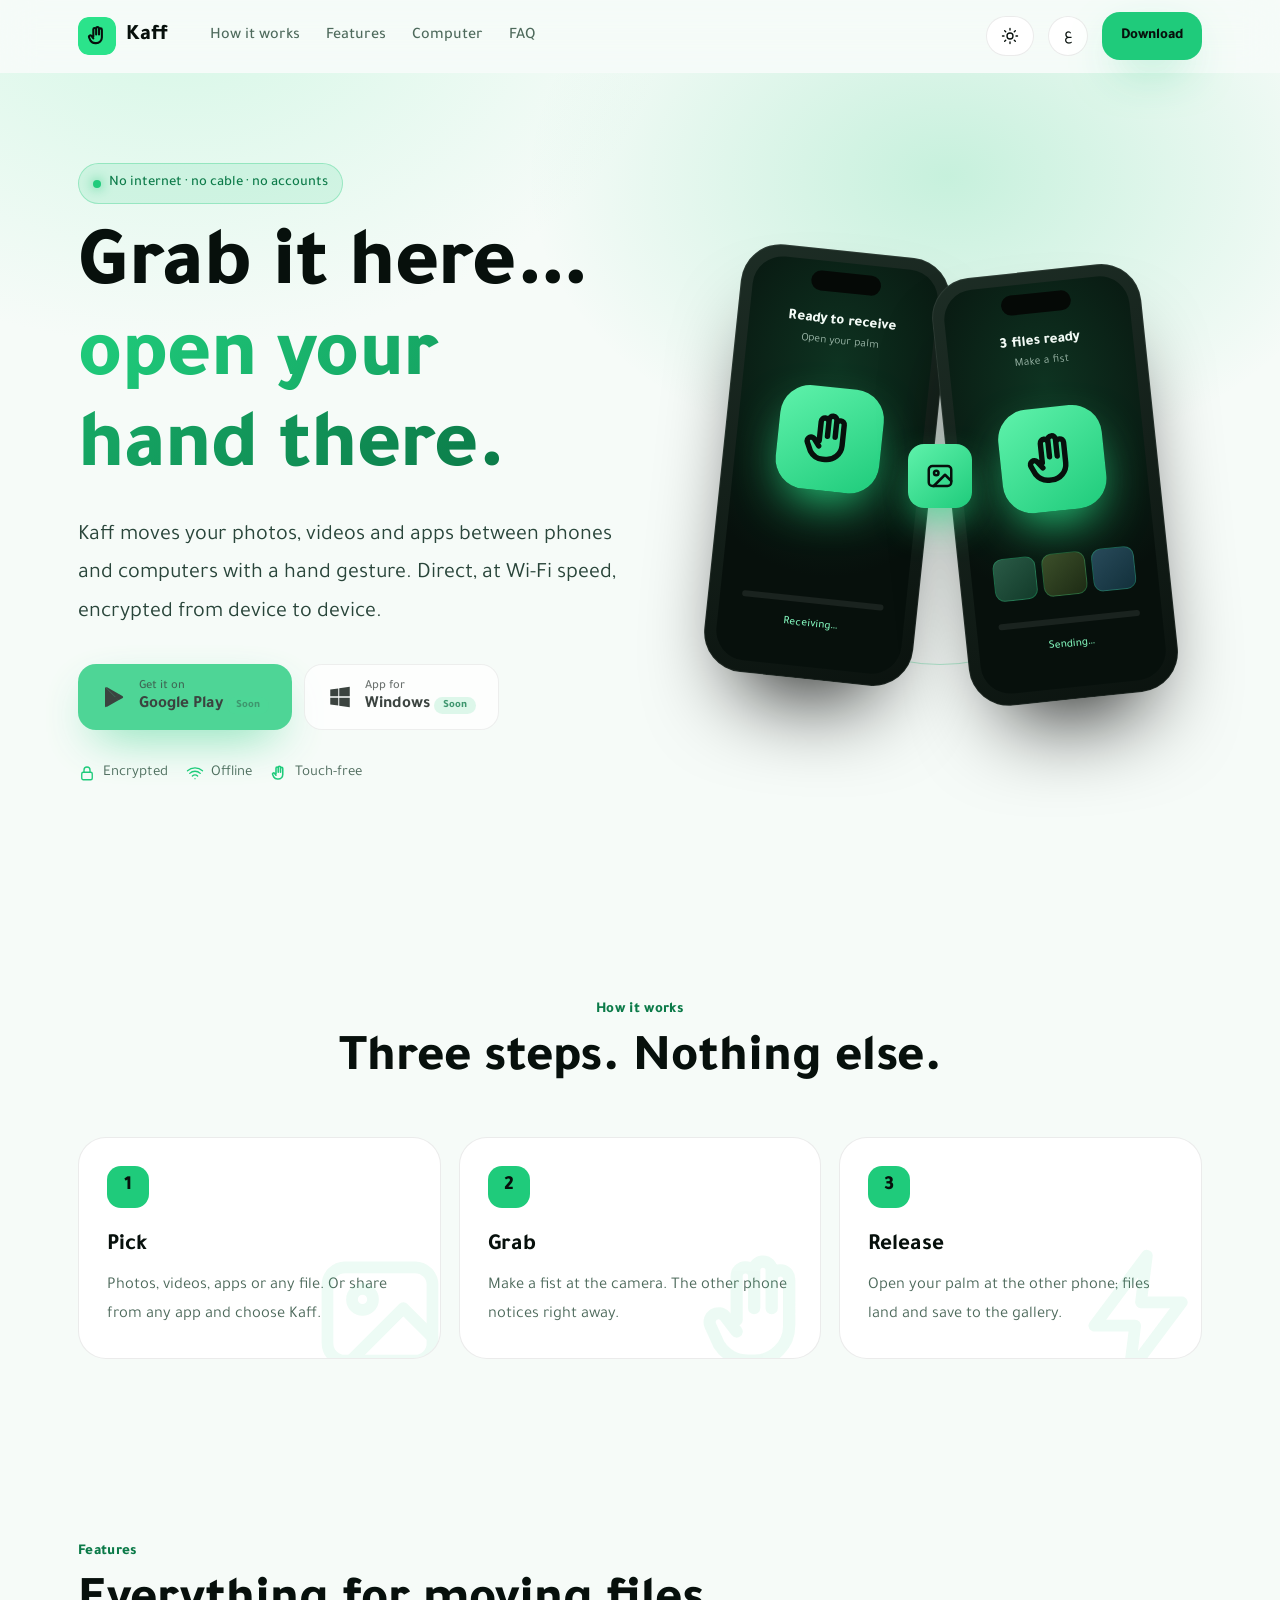
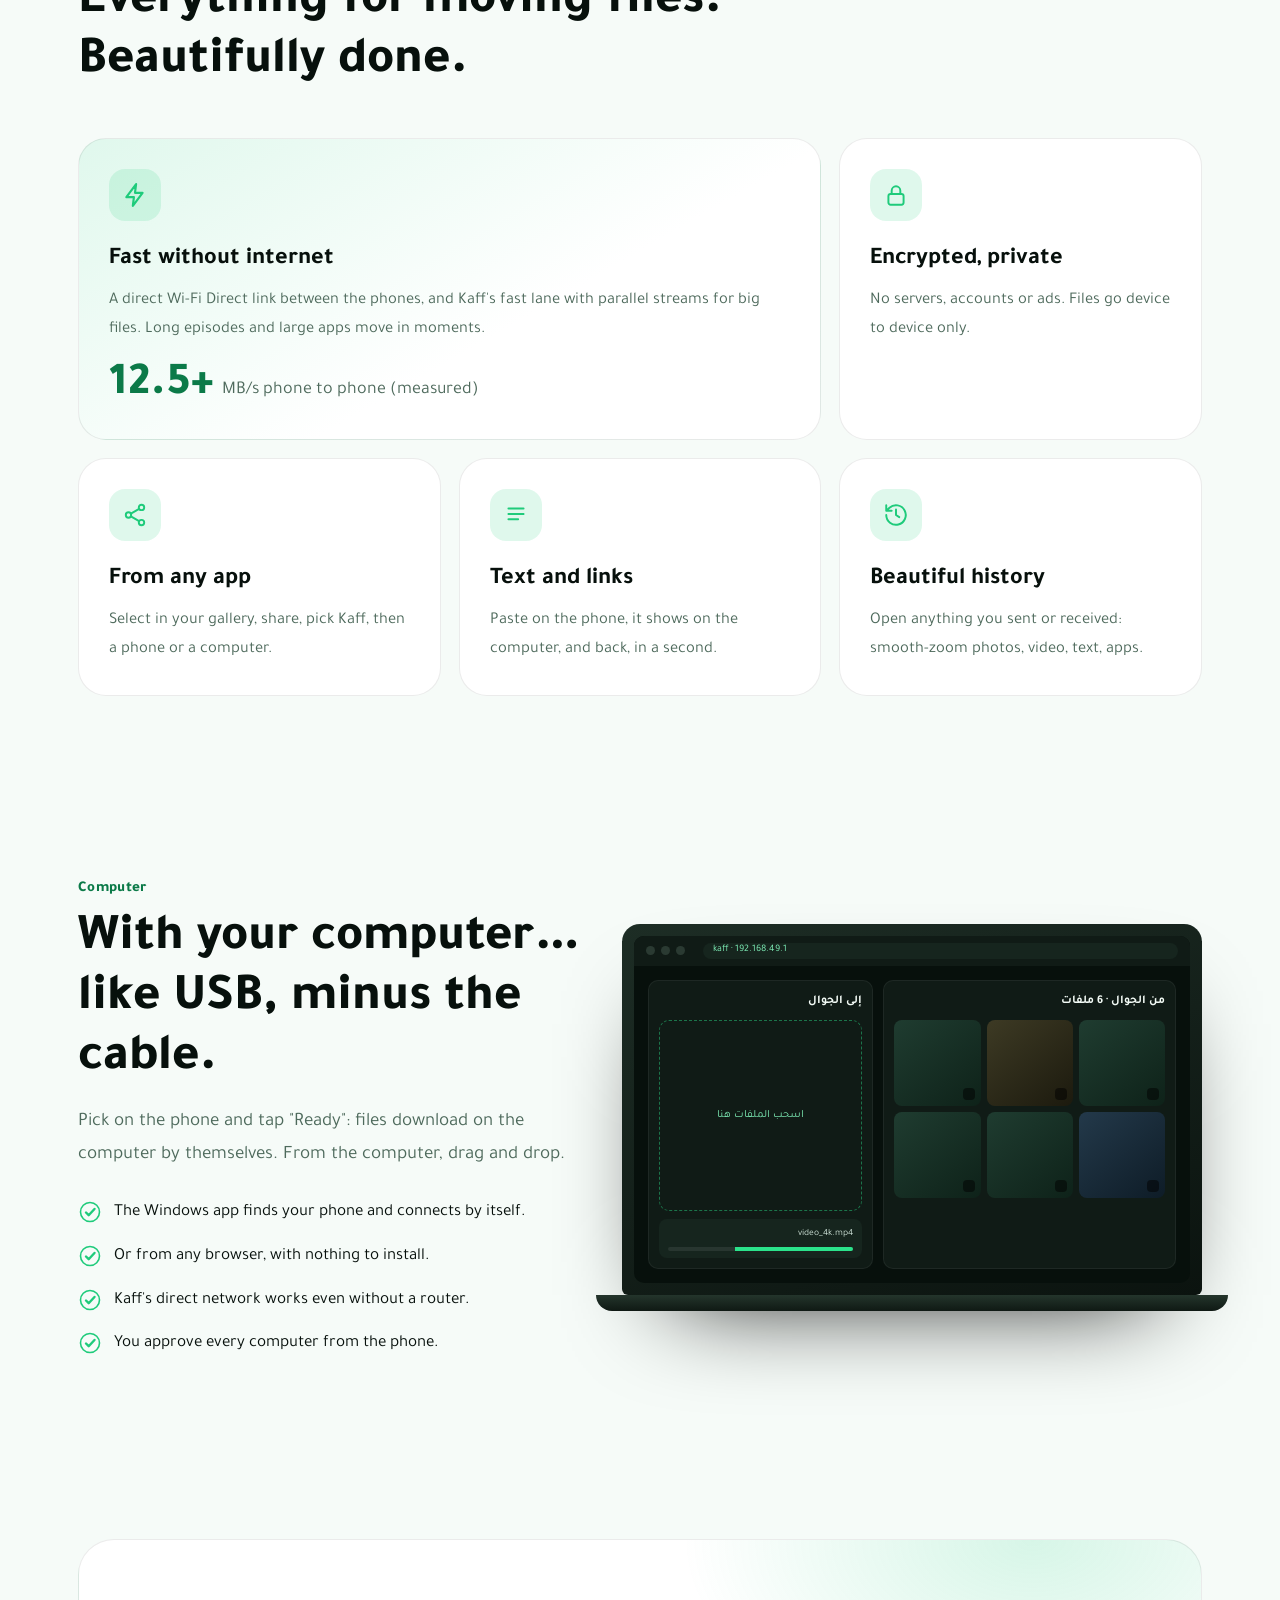
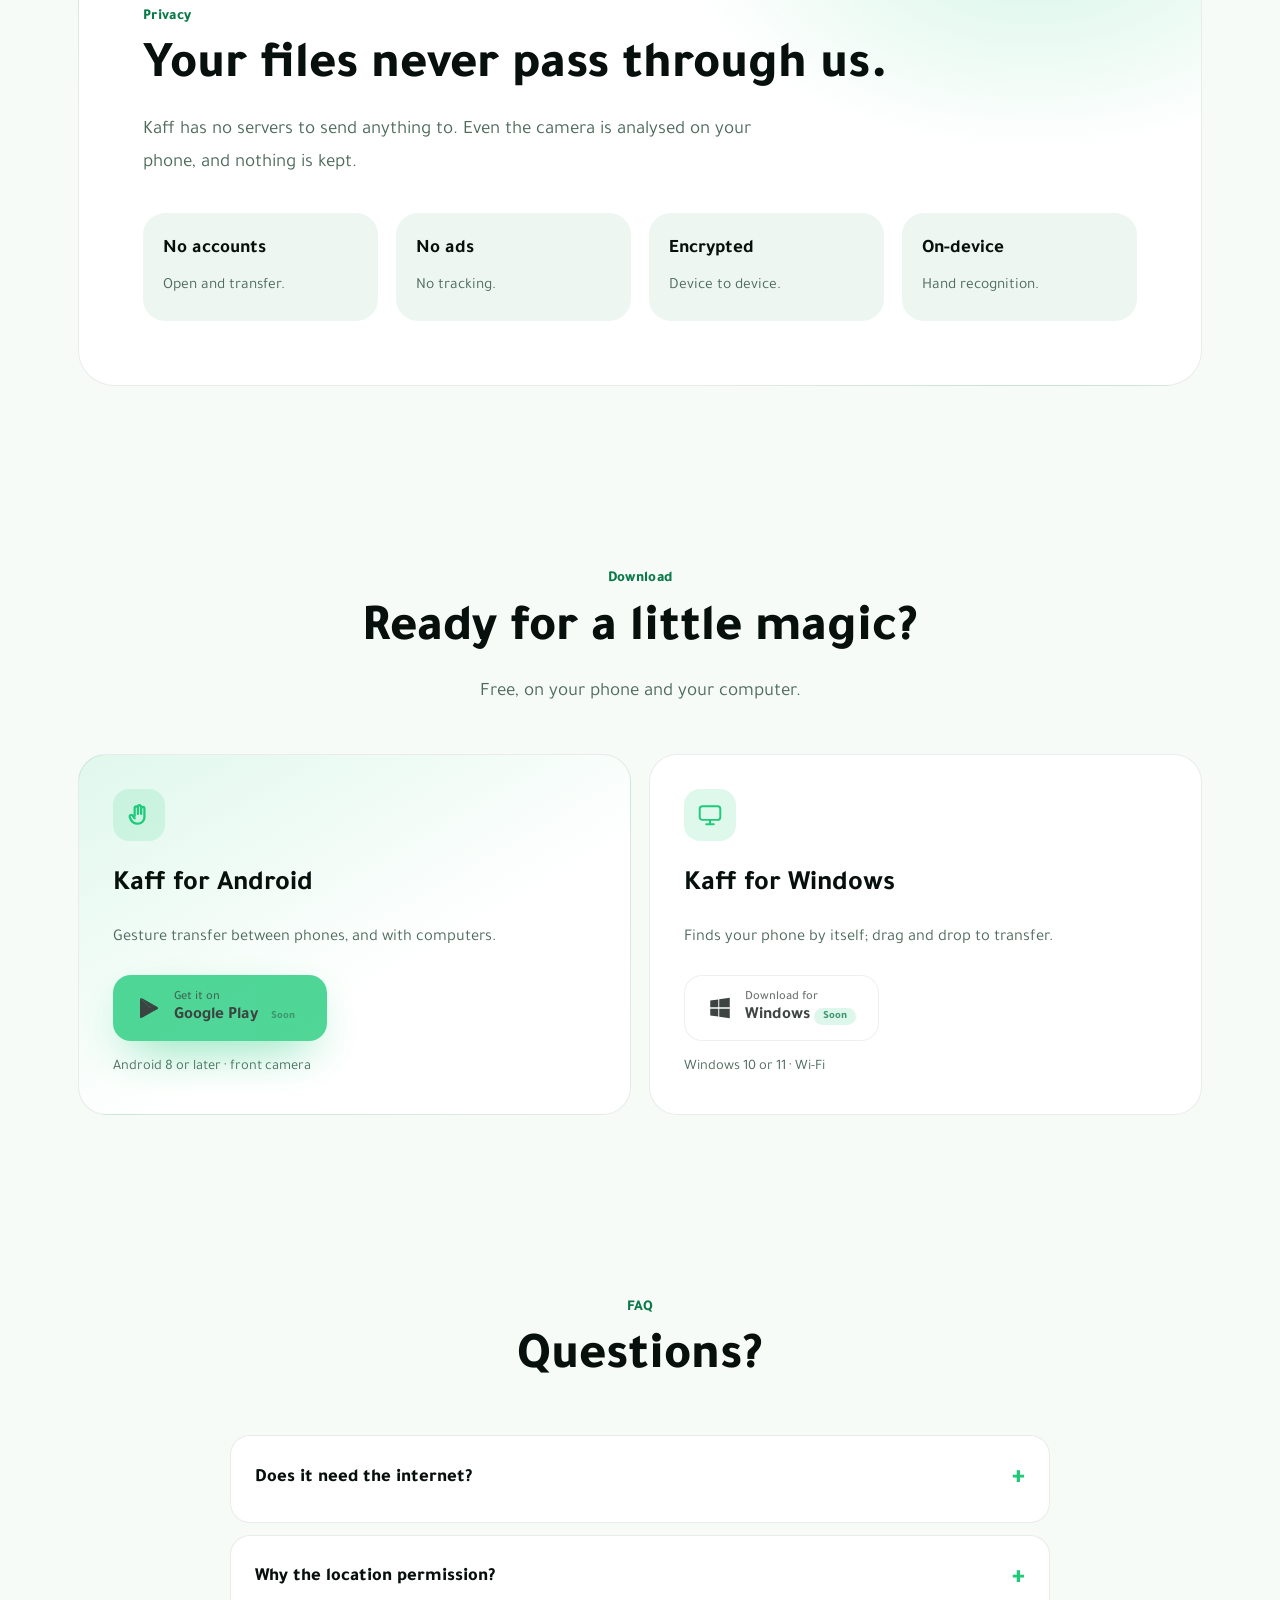
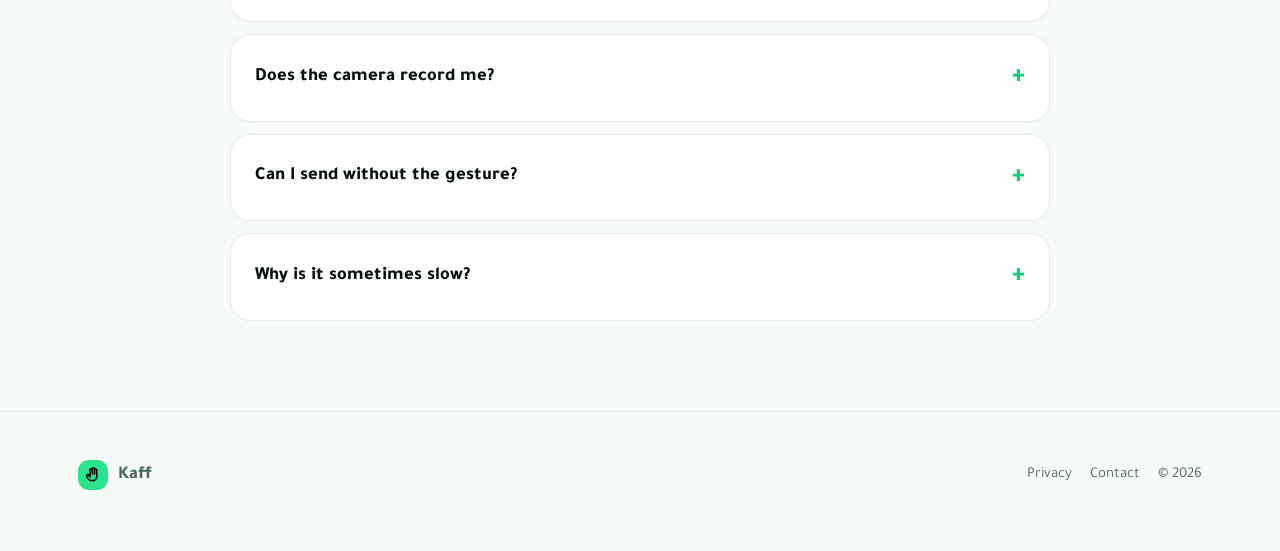
<file: website/index.html>
<!doctype html>
<html lang="ar" dir="rtl" data-lang="ar">
<head>
<meta charset="utf-8">
<meta name="viewport" content="width=device-width, initial-scale=1">
<title>كفّ · انقل ملفاتك بحركة يدك</title>
<meta name="description" content="كفّ: اقبض كفّك هنا وافتحها هناك. نقل الصور والفيديو والتطبيقات بين الجوالات والكمبيوتر، بسرعة وبدون إنترنت، ومشفّر.">
<meta name="theme-color" content="#07100C">
<meta property="og:title" content="كفّ · انقل ملفاتك بحركة يدك">
<meta property="og:description" content="نقل الملفات بين الجوالات والكمبيوتر بحركة اليد، بدون إنترنت.">
<meta property="og:image" content="https://kaff.dpdns.org/assets/og.png">
<meta property="og:type" content="website">
<meta property="og:url" content="https://kaff.dpdns.org/">
<link rel="canonical" href="https://kaff.dpdns.org/">
<link rel="icon" href="assets/icon.svg" type="image/svg+xml">
<link rel="preconnect" href="https://fonts.googleapis.com">
<link rel="preconnect" href="https://fonts.gstatic.com" crossorigin>
<link href="https://fonts.googleapis.com/css2?family=Tajawal:wght@400;500;700;800&display=swap" rel="stylesheet">
<link rel="stylesheet" href="assets/site.css">
</head>
<body>
<svg width="0" height="0" style="position:absolute" aria-hidden="true">
  <symbol id="hand" viewBox="0 0 24 24" fill="none" stroke="currentColor" stroke-width="2.1" stroke-linecap="round" stroke-linejoin="round"><path d="M8 13V5.5a1.5 1.5 0 0 1 3 0V11M11 10V4.5a1.5 1.5 0 0 1 3 0V11M14 10V6a1.5 1.5 0 0 1 3 0v8a6 6 0 0 1-6 6h-1a6 6 0 0 1-5-2.7L3.5 14a1.5 1.5 0 0 1 2.5-1.6L8 15"/></symbol>
  <symbol id="bolt" viewBox="0 0 24 24" fill="none" stroke="currentColor" stroke-width="2" stroke-linecap="round" stroke-linejoin="round"><path d="M13 2L4 14h7l-1 8 9-12h-7z"/></symbol>
  <symbol id="desk" viewBox="0 0 24 24" fill="none" stroke="currentColor" stroke-width="1.8" stroke-linecap="round" stroke-linejoin="round"><rect x="2.5" y="4" width="19" height="12.5" rx="2.5"/><path d="M8.5 20.5h7M12 16.5v4"/></symbol>
  <symbol id="lock" viewBox="0 0 24 24" fill="none" stroke="currentColor" stroke-width="1.8" stroke-linecap="round" stroke-linejoin="round"><rect x="5" y="11" width="14" height="10" rx="2"/><path d="M8 11V8a4 4 0 0 1 8 0v3"/></symbol>
  <symbol id="share" viewBox="0 0 24 24" fill="none" stroke="currentColor" stroke-width="1.8" stroke-linecap="round" stroke-linejoin="round"><circle cx="18" cy="5" r="2.5"/><circle cx="6" cy="12" r="2.5"/><circle cx="18" cy="19" r="2.5"/><path d="M8.2 10.8l7.6-4.4M8.2 13.2l7.6 4.4"/></symbol>
  <symbol id="wifi" viewBox="0 0 24 24" fill="none" stroke="currentColor" stroke-width="1.8" stroke-linecap="round" stroke-linejoin="round"><path d="M2 9a15 15 0 0 1 20 0M5 12.5a10 10 0 0 1 14 0M8.5 16a5 5 0 0 1 7 0M12 19.5h0"/></symbol>
  <symbol id="text" viewBox="0 0 24 24" fill="none" stroke="currentColor" stroke-width="1.8" stroke-linecap="round"><path d="M5 6h14M5 11h14M5 16h9"/></symbol>
  <symbol id="hist" viewBox="0 0 24 24" fill="none" stroke="currentColor" stroke-width="1.8" stroke-linecap="round" stroke-linejoin="round"><path d="M3 12a9 9 0 1 0 3-6.7L3 8M3 3v5h5M12 7v5l3 2"/></symbol>
  <symbol id="check" viewBox="0 0 24 24" fill="none" stroke="currentColor" stroke-width="2.4" stroke-linecap="round" stroke-linejoin="round"><circle cx="12" cy="12" r="9.5" stroke-width="1.6"/><path d="M8 12.5l2.7 2.7L16.5 9"/></symbol>
  <symbol id="play" viewBox="0 0 24 24"><path fill="currentColor" d="M4.2 2.6c-.3.3-.5.8-.5 1.4v16c0 .6.2 1.1.5 1.4l.1.1 9-9v-.2l-9-9-.1.3zm12 12.3L13.3 12l2.9-2.9 3.5 2c1 .6 1 1.5 0 2.1l-3.5 1.7zm-.1.1L13.3 12l-8.8 8.8c.3.3.9.4 1.5 0l10.1-5.8m0-6L6 3.2c-.6-.4-1.2-.3-1.5 0l8.8 8.8 2.8-3z"/></symbol>
  <symbol id="win" viewBox="0 0 24 24"><path fill="currentColor" d="M3 5.1l7.4-1v7.2H3V5.1zm8.3-1.2L21 2.5v8.8h-9.7V3.9zM3 12.6h7.4v7.2L3 18.9v-6.3zm8.3 0H21v8.9l-9.7-1.4v-7.5z"/></symbol>
  <symbol id="sun" viewBox="0 0 24 24" fill="none" stroke="currentColor" stroke-width="1.8" stroke-linecap="round"><circle cx="12" cy="12" r="4"/><path d="M12 2v2M12 20v2M4.9 4.9l1.4 1.4M17.7 17.7l1.4 1.4M2 12h2M20 12h2M4.9 19.1l1.4-1.4M17.7 6.3l1.4-1.4"/></symbol>
  <symbol id="file" viewBox="0 0 24 24" fill="none" stroke="currentColor" stroke-width="2" stroke-linecap="round" stroke-linejoin="round"><rect x="3" y="4" width="18" height="16" rx="3"/><circle cx="9" cy="9.5" r="1.8"/><path d="M21 16l-5-5-9 9"/></symbol>
</svg>

<header class="nav" id="nav">
  <div class="wrap">
    <a class="brand" href="#top"><img src="assets/icon.svg" alt=""><span lang="ar">كفّ</span><span lang="en">Kaff</span></a>
    <nav class="links">
      <a href="#how"><span lang="ar">كيف يشتغل</span><span lang="en">How it works</span></a>
      <a href="#features"><span lang="ar">المزايا</span><span lang="en">Features</span></a>
      <a href="#desktop"><span lang="ar">الكمبيوتر</span><span lang="en">Computer</span></a>
      <a href="#faq"><span lang="ar">أسئلة</span><span lang="en">FAQ</span></a>
    </nav>
    <span class="spacer"></span>
    <button class="chip" id="theme" type="button" aria-label="Theme"><svg><use href="#sun"/></svg></button>
    <button class="chip" id="lang" type="button">EN</button>
    <a class="btn primary" href="#download" style="padding:10px 18px;font-size:15px"><span lang="ar">تحميل</span><span lang="en">Download</span></a>
  </div>
</header>

<main id="top">
  <section class="hero">
    <div class="wrap">
      <div>
        <span class="eyebrow"><i></i><span lang="ar">بدون إنترنت · بدون كيبل · بدون حسابات</span><span lang="en">No internet · no cable · no accounts</span></span>
        <h1 class="title">
          <span lang="ar">اقبض كفّك هنا…<br><em>وافتحها هناك.</em></span>
          <span lang="en">Grab it here…<br><em>open your hand there.</em></span>
        </h1>
        <p class="lede">
          <span lang="ar">كفّ ينقل صورك وفيديوهاتك وتطبيقاتك بين الجوالات والكمبيوتر بحركة يد. مباشرة، بسرعة الواي فاي، ومشفّرة من جهاز لجهاز.</span>
          <span lang="en">Kaff moves your photos, videos and apps between phones and computers with a hand gesture. Direct, at Wi-Fi speed, encrypted from device to device.</span>
        </p>
        <div class="cta">
          <a class="btn primary" data-play href="#download"><svg><use href="#play"/></svg><span><small lang="ar">حمّله من</small><small lang="en">Get it on</small><b>Google Play</b></span></a>
          <a class="btn ghost" data-win href="#download"><svg><use href="#win"/></svg><span><small lang="ar">برنامج</small><small lang="en">App for</small><b>Windows</b></span></a>
        </div>
        <div class="trust">
          <span><svg><use href="#lock"/></svg><span lang="ar">مشفّر</span><span lang="en">Encrypted</span></span>
          <span><svg><use href="#wifi"/></svg><span lang="ar">بدون إنترنت</span><span lang="en">Offline</span></span>
          <span><svg><use href="#hand"/></svg><span lang="ar">بدون لمس الشاشة</span><span lang="en">Touch-free</span></span>
        </div>
      </div>
      <div class="stage" aria-hidden="true">
        <div class="ring"></div>
        <div class="phone b"><div class="screen"><span class="notch"></span>
          <div class="scr-title" lang="ar">جاهز تستلم</div><div class="scr-title" lang="en">Ready to receive</div>
          <div class="scr-sub" lang="ar">افتح كفّك</div><div class="scr-sub" lang="en">Open your palm</div>
          <div class="hand-badge"><svg style="color:#07100C"><use href="#hand"/></svg></div>
          <div class="mini-bar"><i></i></div><div class="mini-cap" lang="ar">يستلم…</div><div class="mini-cap" lang="en">Receiving…</div>
        </div></div>
        <div class="flyer"><svg style="color:#07100C"><use href="#file"/></svg></div>
        <div class="phone a"><div class="screen"><span class="notch"></span>
          <div class="scr-title" lang="ar">٣ ملفات جاهزة</div><div class="scr-title" lang="en">3 files ready</div>
          <div class="scr-sub" lang="ar">اقبض كفّك</div><div class="scr-sub" lang="en">Make a fist</div>
          <div class="hand-badge"><svg style="color:#07100C"><use href="#hand"/></svg></div>
          <div class="files"><b></b><b></b><b></b></div>
          <div class="mini-bar"><i></i></div><div class="mini-cap" lang="ar">يرسل…</div><div class="mini-cap" lang="en">Sending…</div>
        </div></div>
      </div>
    </div>
  </section>

  <section id="how">
    <div class="wrap">
      <div class="head center reveal">
        <div class="kicker"><span lang="ar">كيف يشتغل</span><span lang="en">How it works</span></div>
        <h2><span lang="ar">ثلاث خطوات. ولا شي ثاني.</span><span lang="en">Three steps. Nothing else.</span></h2>
      </div>
      <div class="steps">
        <div class="step reveal"><div class="n">1</div>
          <h3><span lang="ar">اختر</span><span lang="en">Pick</span></h3>
          <p><span lang="ar">صور، فيديو، تطبيقات، أو أي ملف. أو شارك من أي تطبيق واختر كفّ.</span><span lang="en">Photos, videos, apps or any file. Or share from any app and choose Kaff.</span></p>
          <svg class="big"><use href="#file"/></svg></div>
        <div class="step reveal"><div class="n">2</div>
          <h3><span lang="ar">اقبض</span><span lang="en">Grab</span></h3>
          <p><span lang="ar">اقبض كفّك أمام الكاميرا. الجوال الثاني يحس فيك على طول.</span><span lang="en">Make a fist at the camera. The other phone notices right away.</span></p>
          <svg class="big"><use href="#hand"/></svg></div>
        <div class="step reveal"><div class="n">3</div>
          <h3><span lang="ar">افتح</span><span lang="en">Release</span></h3>
          <p><span lang="ar">افتح كفّك أمام الجوال الثاني، والملفات توصل وتنحفظ في المعرض.</span><span lang="en">Open your palm at the other phone; files land and save to the gallery.</span></p>
          <svg class="big"><use href="#bolt"/></svg></div>
      </div>
    </div>
  </section>

  <section id="features">
    <div class="wrap">
      <div class="head reveal">
        <div class="kicker"><span lang="ar">المزايا</span><span lang="en">Features</span></div>
        <h2><span lang="ar">كل اللي تحتاجه للنقل.<br>بلمسة فخامة.</span><span lang="en">Everything for moving files.<br>Beautifully done.</span></h2>
      </div>
      <div class="bento">
        <div class="card feature span4 reveal"><div class="ic"><svg><use href="#bolt"/></svg></div>
          <h3><span lang="ar">سريع بدون إنترنت</span><span lang="en">Fast without internet</span></h3>
          <p><span lang="ar">اتصال Wi-Fi Direct مباشر بين الجوالين، ومسار كفّ السريع بقنوات متوازية للملفات الكبيرة. الحلقات الطويلة والتطبيقات الكبيرة تنتقل في وقت قصير.</span><span lang="en">A direct Wi-Fi Direct link between the phones, and Kaff's fast lane with parallel streams for big files. Long episodes and large apps move in moments.</span></p>
          <div class="stat"><b dir="ltr">12.5+</b><span lang="ar">م.ب/ث بين جوالين (مقاسة)</span><span lang="en">MB/s phone to phone (measured)</span></div>
        </div>
        <div class="card span2 reveal"><div class="ic"><svg><use href="#lock"/></svg></div>
          <h3><span lang="ar">مشفّر وخاص</span><span lang="en">Encrypted, private</span></h3>
          <p><span lang="ar">بدون سيرفرات ولا حسابات ولا إعلانات. الملفات تروح من جهاز لجهاز بس.</span><span lang="en">No servers, accounts or ads. Files go device to device only.</span></p></div>
        <div class="card span2 reveal"><div class="ic"><svg><use href="#share"/></svg></div>
          <h3><span lang="ar">من أي تطبيق</span><span lang="en">From any app</span></h3>
          <p><span lang="ar">حدّد في المعرض، شارك، اختر كفّ، وبعدها جوال أو كمبيوتر.</span><span lang="en">Select in your gallery, share, pick Kaff, then a phone or a computer.</span></p></div>
        <div class="card span2 reveal"><div class="ic"><svg><use href="#text"/></svg></div>
          <h3><span lang="ar">نصوص وروابط</span><span lang="en">Text and links</span></h3>
          <p><span lang="ar">الصق في الجوال، يطلع في الكمبيوتر. والعكس. بثانية.</span><span lang="en">Paste on the phone, it shows on the computer, and back, in a second.</span></p></div>
        <div class="card span2 reveal"><div class="ic"><svg><use href="#hist"/></svg></div>
          <h3><span lang="ar">سجل أنيق</span><span lang="en">Beautiful history</span></h3>
          <p><span lang="ar">افتح أي شي وصلك أو أرسلته: صور بتكبير سلس، فيديو، نصوص، وتطبيقات.</span><span lang="en">Open anything you sent or received: smooth-zoom photos, video, text, apps.</span></p></div>
      </div>
    </div>
  </section>

  <section id="desktop">
    <div class="wrap showcase">
      <div class="reveal">
        <div class="kicker"><span lang="ar">الكمبيوتر</span><span lang="en">Computer</span></div>
        <h2><span lang="ar">مع الكمبيوتر…<br>مثل وصلة USB، بدون وصلة.</span><span lang="en">With your computer…<br>like USB, minus the cable.</span></h2>
        <p class="sub"><span lang="ar">اختر من الجوال واضغط «جاهز»، والملفات تنزل على الكمبيوتر لحالها. ومن الكمبيوتر اسحب وأفلت.</span><span lang="en">Pick on the phone and tap "Ready": files download on the computer by themselves. From the computer, drag and drop.</span></p>
        <ul class="ticks">
          <li><svg><use href="#check"/></svg><span lang="ar">برنامج Windows يلقى جوالك لحاله ويتصل.</span><span lang="en">The Windows app finds your phone and connects by itself.</span></li>
          <li><svg><use href="#check"/></svg><span lang="ar">أو من أي متصفح، بدون تثبيت أي شي.</span><span lang="en">Or from any browser, with nothing to install.</span></li>
          <li><svg><use href="#check"/></svg><span lang="ar">شبكة كفّ المباشرة: تشتغل حتى بدون راوتر.</span><span lang="en">Kaff's direct network works even without a router.</span></li>
          <li><svg><use href="#check"/></svg><span lang="ar">موافقتك على كل كمبيوتر يتصل، من الجوال.</span><span lang="en">You approve every computer from the phone.</span></li>
        </ul>
      </div>
      <div class="laptop reveal" aria-hidden="true">
        <div class="lid"><div class="browser">
          <div class="bar"><i></i><i></i><i></i><span>kaff · 192.168.49.1</span></div>
          <div class="page">
            <div class="pane"><h4>من الجوال · 6 ملفات</h4><div class="grid3"><b></b><b></b><b></b><b></b><b></b><b></b></div></div>
            <div class="pane"><h4>إلى الجوال</h4><div class="drop">اسحب الملفات هنا</div><div class="upl">video_4k.mp4<i></i></div></div>
          </div>
        </div></div>
        <div class="base"></div>
      </div>
    </div>
  </section>

  <section>
    <div class="wrap">
      <div class="band reveal">
        <div class="kicker"><span lang="ar">الخصوصية</span><span lang="en">Privacy</span></div>
        <h2><span lang="ar">ملفاتك ما تمر علينا. أبداً.</span><span lang="en">Your files never pass through us.</span></h2>
        <p class="sub"><span lang="ar">كفّ ما عنده سيرفرات يرسل لها شي. حتى الكاميرا تتحلّل داخل جوالك وما ينحفظ منها شي.</span><span lang="en">Kaff has no servers to send anything to. Even the camera is analysed on your phone, and nothing is kept.</span></p>
        <div class="row">
          <div class="pill-card"><b lang="ar">بدون حسابات</b><b lang="en">No accounts</b><span lang="ar">افتح وانقل.</span><span lang="en">Open and transfer.</span></div>
          <div class="pill-card"><b lang="ar">بدون إعلانات</b><b lang="en">No ads</b><span lang="ar">ولا تتبّع.</span><span lang="en">No tracking.</span></div>
          <div class="pill-card"><b lang="ar">تشفير كامل</b><b lang="en">Encrypted</b><span lang="ar">من جهاز لجهاز.</span><span lang="en">Device to device.</span></div>
          <div class="pill-card"><b lang="ar">داخل جهازك</b><b lang="en">On-device</b><span lang="ar">التعرّف على اليد.</span><span lang="en">Hand recognition.</span></div>
        </div>
      </div>
    </div>
  </section>

  <section id="download" class="download">
    <div class="wrap">
      <div class="head center reveal">
        <div class="kicker"><span lang="ar">التحميل</span><span lang="en">Download</span></div>
        <h2><span lang="ar">جاهز تجرّب السحر؟</span><span lang="en">Ready for a little magic?</span></h2>
        <p class="sub"><span lang="ar">مجاني. على الجوال وعلى الكمبيوتر.</span><span lang="en">Free, on your phone and your computer.</span></p>
      </div>
      <div class="dl">
        <div class="card feature reveal">
          <div class="ic"><svg><use href="#hand"/></svg></div>
          <h3><span lang="ar">كفّ للأندرويد</span><span lang="en">Kaff for Android</span></h3>
          <p><span lang="ar">نقل بحركة اليد بين الجوالات، ومع الكمبيوتر.</span><span lang="en">Gesture transfer between phones, and with computers.</span></p>
          <a class="btn primary" data-play href="#"><svg><use href="#play"/></svg><span><small lang="ar">حمّله من</small><small lang="en">Get it on</small><b>Google Play</b></span></a>
          <span class="req"><span lang="ar">أندرويد 8 أو أحدث · كاميرا أمامية</span><span lang="en">Android 8 or later · front camera</span></span>
        </div>
        <div class="card reveal">
          <div class="ic"><svg><use href="#desk"/></svg></div>
          <h3><span lang="ar">كفّ للكمبيوتر</span><span lang="en">Kaff for Windows</span></h3>
          <p><span lang="ar">يلقى جوالك لحاله، وينقل بالسحب والإفلات.</span><span lang="en">Finds your phone by itself; drag and drop to transfer.</span></p>
          <a class="btn ghost" data-win href="#"><svg><use href="#win"/></svg><span><small lang="ar">حمّل لـ</small><small lang="en">Download for</small><b>Windows</b></span></a>
          <span class="req"><span lang="ar">Windows 10 أو 11 · واي فاي</span><span lang="en">Windows 10 or 11 · Wi-Fi</span></span>
        </div>
      </div>
    </div>
  </section>

  <section id="faq">
    <div class="wrap">
      <div class="head center reveal">
        <div class="kicker"><span lang="ar">أسئلة</span><span lang="en">FAQ</span></div>
        <h2><span lang="ar">عندك سؤال؟</span><span lang="en">Questions?</span></h2>
      </div>
      <div class="faq">
        <details class="reveal"><summary><span lang="ar">هل يحتاج إنترنت؟</span><span lang="en">Does it need the internet?</span></summary>
          <p><span lang="ar">لا. يكفي الواي فاي والبلوتوث شغّالين في الجوالين، حتى بدون أي شبكة.</span><span lang="en">No. Wi-Fi and Bluetooth just need to be switched on, even with no network around.</span></p></details>
        <details class="reveal"><summary><span lang="ar">ليش يطلب إذن الموقع؟</span><span lang="en">Why the location permission?</span></summary>
          <p><span lang="ar">أندرويد يطلبه للبحث عن الأجهزة القريبة. كفّ ما يقرأ موقعك ولا يحفظه.</span><span lang="en">Android requires it to discover nearby devices. Kaff never reads or stores your location.</span></p></details>
        <details class="reveal"><summary><span lang="ar">هل الكاميرا تصوّرني؟</span><span lang="en">Does the camera record me?</span></summary>
          <p><span lang="ar">لا. تتعرّف على شكل اليد لحظياً داخل الجوال، وما ينحفظ ولا ينرسل شي.</span><span lang="en">No. It recognises your hand shape in real time on the phone; nothing is stored or sent.</span></p></details>
        <details class="reveal"><summary><span lang="ar">أقدر أرسل بدون حركة اليد؟</span><span lang="en">Can I send without the gesture?</span></summary>
          <p><span lang="ar">أكيد. زر «إرسال» و«قبول» موجودين دائماً.</span><span lang="en">Of course. "Send" and "Accept" buttons are always there.</span></p></details>
        <details class="reveal"><summary><span lang="ar">ليش النقل بطيء أحياناً؟</span><span lang="en">Why is it sometimes slow?</span></summary>
          <p><span lang="ar">غالباً الواي فاي مقفّل في واحد من الجوالين، فيصير النقل على البلوتوث. كفّ ينبّهك ويوديك لزر التشغيل.</span><span lang="en">Usually Wi-Fi is off on one phone, so the transfer falls back to Bluetooth. Kaff tells you and takes you to the switch.</span></p></details>
      </div>
    </div>
  </section>
</main>

<footer>
  <div class="wrap">
    <a class="brand" href="#top" style="font-size:18px"><img src="assets/icon.svg" alt="" style="width:30px;height:30px"><span lang="ar">كفّ</span><span lang="en">Kaff</span></a>
    <span class="spacer"></span>
    <a href="privacy.html"><span lang="ar">سياسة الخصوصية</span><span lang="en">Privacy</span></a>
    <a href="mailto:kaff.app.support@gmail.com"><span lang="ar">تواصل معنا</span><span lang="en">Contact</span></a>
    <span>© 2026</span>
  </div>
</footer>

<script src="assets/site.js" defer></script>
</body>
</html>
</file>
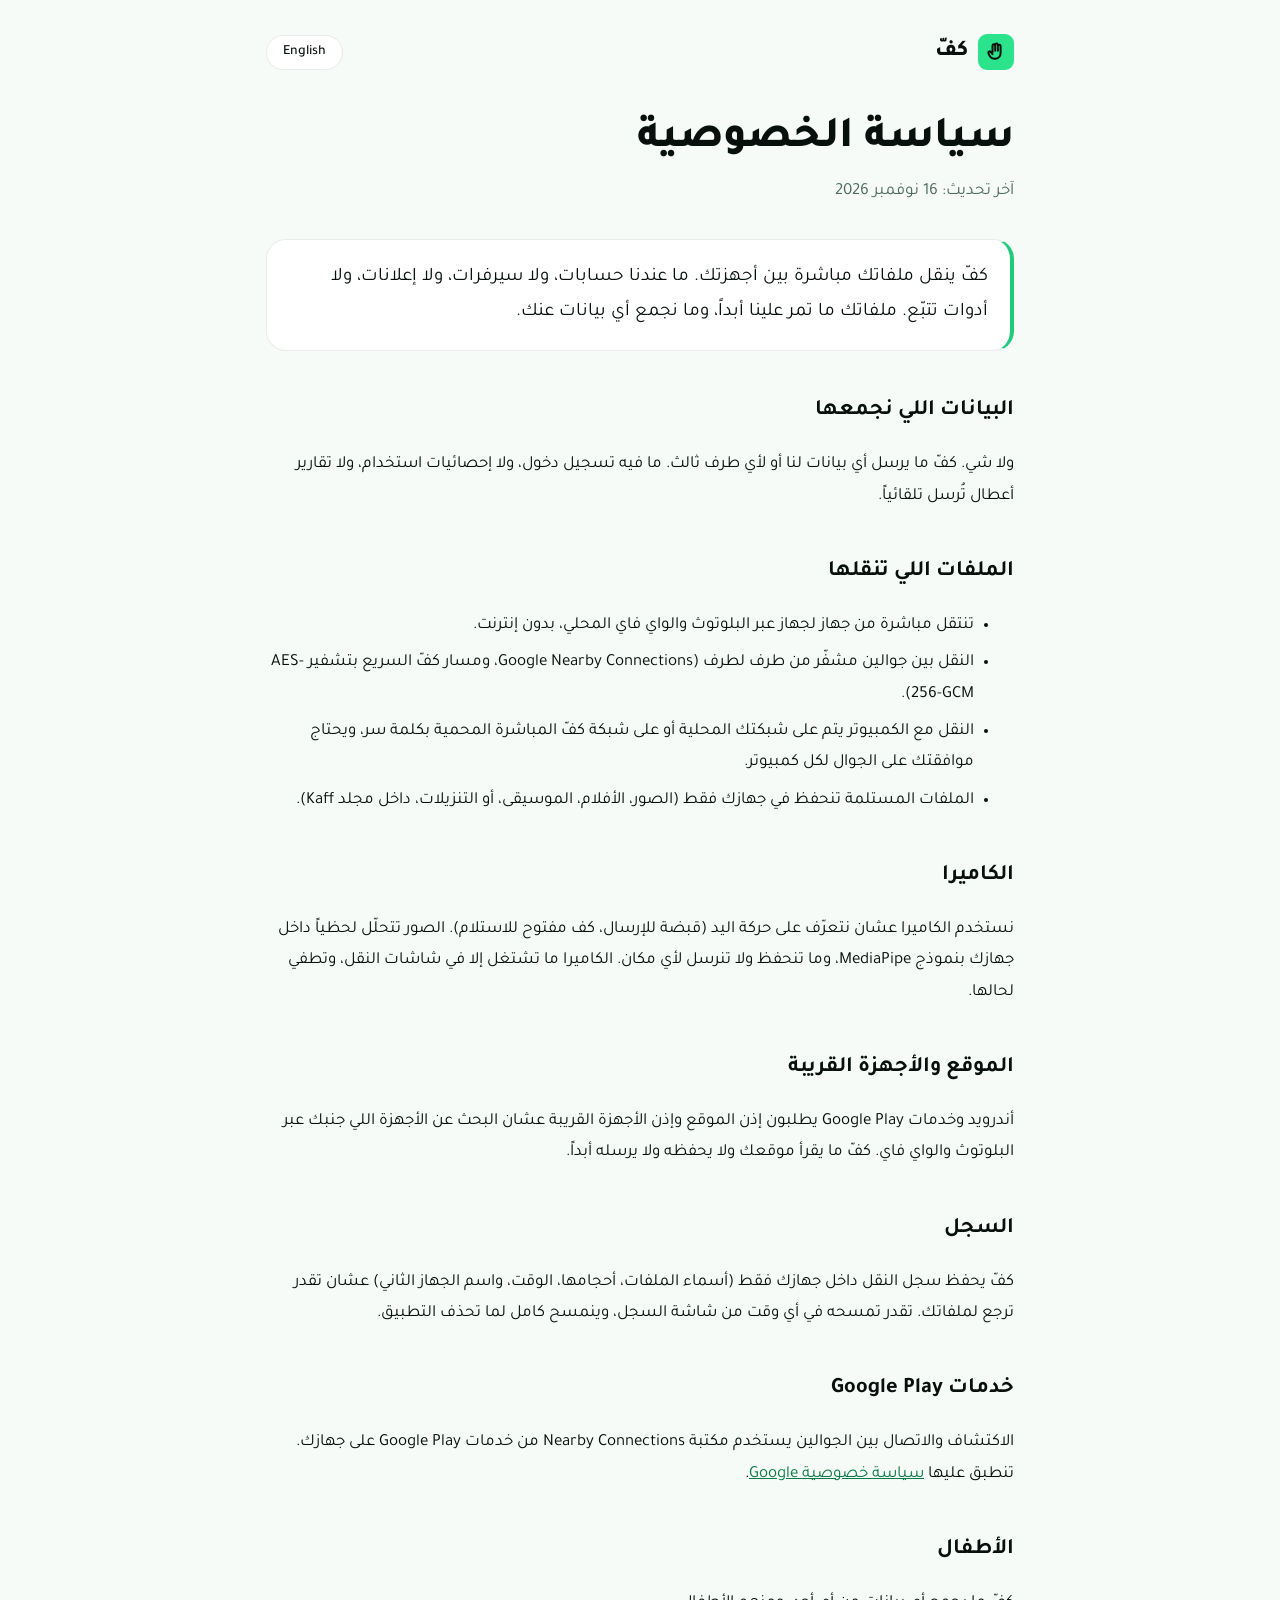
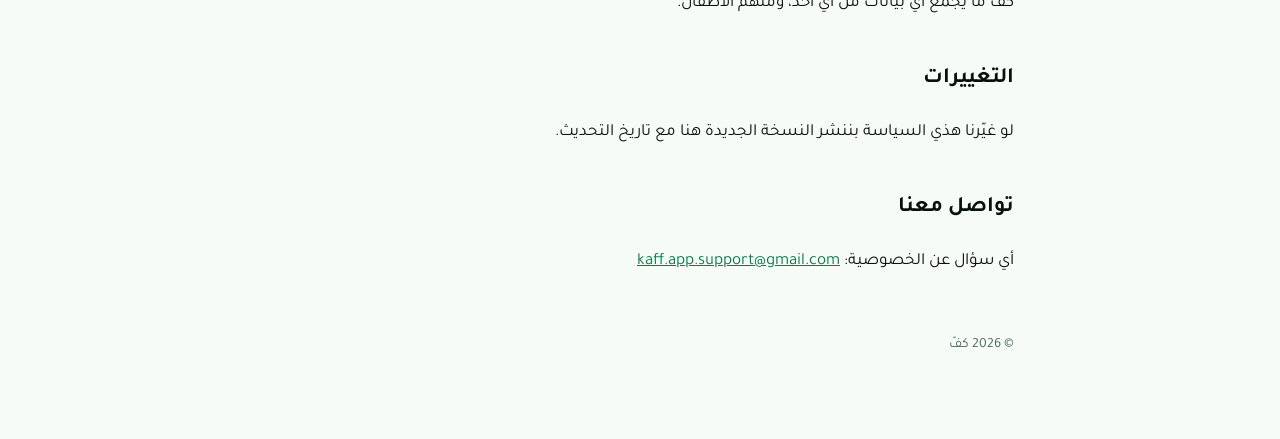
<file: website/privacy.html>
<!doctype html>
<html lang="ar" dir="rtl">
<head>
<meta charset="utf-8">
<meta name="viewport" content="width=device-width, initial-scale=1">
<meta name="color-scheme" content="dark light">
<title>سياسة الخصوصية · كفّ</title>
<meta name="description" content="سياسة خصوصية تطبيق كفّ: النقل مباشر بين أجهزتك، بدون حسابات ولا سيرفرات ولا إعلانات.">
<link rel="canonical" href="https://kaff.dpdns.org/privacy.html">
<link rel="icon" href="assets/icon.svg" type="image/svg+xml">
<link rel="preconnect" href="https://fonts.googleapis.com">
<link rel="preconnect" href="https://fonts.gstatic.com" crossorigin>
<link href="https://fonts.googleapis.com/css2?family=Tajawal:wght@400;500;700;800&display=swap" rel="stylesheet">
<style>
:root {
  --bg: #07100C; --surface: #101B16; --border: rgba(255,255,255,.08);
  --primary: #2BE38B; --soft: #7FF0B8; --text: #F2FAF5; --muted: #9DB8AA;
}
@media (prefers-color-scheme: light) {
  :root:not([data-theme="dark"]) { --bg: #F6FBF8; --surface: #FFFFFF; --border: rgba(0,0,0,.08); --primary: #1FCB7B; --soft: #0B7A48; --text: #07100C; --muted: #4E6A5C; }
}
:root[data-theme="dark"] { --bg: #07100C; --surface: #101B16; --border: rgba(255,255,255,.08); --primary: #2BE38B; --soft: #7FF0B8; --text: #F2FAF5; --muted: #9DB8AA; }
* { box-sizing: border-box; }
body { margin: 0; background: var(--bg); color: var(--text); font: 17px/1.85 Tajawal, system-ui, sans-serif; -webkit-font-smoothing: antialiased; }
.wrap { max-width: 780px; margin: 0 auto; padding: 32px 16px 80px; }
nav { display: flex; align-items: center; gap: 12px; margin-bottom: 40px; }
nav a.brand { display: flex; align-items: center; gap: 10px; color: var(--text); text-decoration: none; font-weight: 800; font-size: 22px; }
nav img { width: 36px; height: 36px; }
nav .spacer { flex: 1; }
.lang { border: 1px solid var(--border); background: var(--surface); color: var(--text); border-radius: 999px; padding: 8px 16px; font: 500 14px Tajawal, system-ui, sans-serif; cursor: pointer; }
h1 { font-size: clamp(30px, 6vw, 44px); line-height: 1.25; margin: 0 0 8px; font-weight: 800; }
.updated { color: var(--muted); margin: 0 0 32px; }
.lead { font-size: 19px; padding: 20px 22px; border-radius: 20px; background: var(--surface); border: 1px solid var(--border); border-inline-start: 4px solid var(--primary); }
h2 { font-size: 22px; margin: 40px 0 8px; }
p, li { color: var(--text); }
li { margin: 6px 0; }
a { color: var(--soft); }
.muted { color: var(--muted); }
[lang="en"] { display: none; }
html[data-lang="en"] [lang="ar"] { display: none; }
html[data-lang="en"] [lang="en"] { display: block; }
footer { margin-top: 56px; color: var(--muted); font-size: 14px; }
</style>
</head>
<body>
<div class="wrap">
  <nav>
    <a class="brand" href="./"><img src="assets/icon.svg" alt=""><span lang="ar">كفّ</span><span lang="en">Kaff</span></a>
    <span class="spacer"></span>
    <button class="lang" id="lang" type="button">English</button>
  </nav>

  <article lang="ar">
    <h1>سياسة الخصوصية</h1>
    <p class="updated">آخر تحديث: 16 نوفمبر 2026</p>
    <p class="lead">كفّ ينقل ملفاتك مباشرة بين أجهزتك. ما عندنا حسابات، ولا سيرفرات، ولا إعلانات، ولا أدوات تتبّع. ملفاتك ما تمر علينا أبداً، وما نجمع أي بيانات عنك.</p>

    <h2>البيانات اللي نجمعها</h2>
    <p>ولا شي. كفّ ما يرسل أي بيانات لنا أو لأي طرف ثالث. ما فيه تسجيل دخول، ولا إحصائيات استخدام، ولا تقارير أعطال تُرسل تلقائياً.</p>

    <h2>الملفات اللي تنقلها</h2>
    <ul>
      <li>تنتقل مباشرة من جهاز لجهاز عبر البلوتوث والواي فاي المحلي، بدون إنترنت.</li>
      <li>النقل بين جوالين مشفّر من طرف لطرف (Google Nearby Connections، ومسار كفّ السريع بتشفير AES-256-GCM).</li>
      <li>النقل مع الكمبيوتر يتم على شبكتك المحلية أو على شبكة كفّ المباشرة المحمية بكلمة سر، ويحتاج موافقتك على الجوال لكل كمبيوتر.</li>
      <li>الملفات المستلمة تنحفظ في جهازك فقط (الصور، الأفلام، الموسيقى، أو التنزيلات، داخل مجلد Kaff).</li>
    </ul>

    <h2>الكاميرا</h2>
    <p>نستخدم الكاميرا عشان نتعرّف على حركة اليد (قبضة للإرسال، كف مفتوح للاستلام). الصور تتحلّل لحظياً داخل جهازك بنموذج MediaPipe، وما تنحفظ ولا تنرسل لأي مكان. الكاميرا ما تشتغل إلا في شاشات النقل، وتطفي لحالها.</p>

    <h2>الموقع والأجهزة القريبة</h2>
    <p>أندرويد وخدمات Google Play يطلبون إذن الموقع وإذن الأجهزة القريبة عشان البحث عن الأجهزة اللي جنبك عبر البلوتوث والواي فاي. كفّ ما يقرأ موقعك ولا يحفظه ولا يرسله أبداً.</p>

    <h2>السجل</h2>
    <p>كفّ يحفظ سجل النقل داخل جهازك فقط (أسماء الملفات، أحجامها، الوقت، واسم الجهاز الثاني) عشان تقدر ترجع لملفاتك. تقدر تمسحه في أي وقت من شاشة السجل، وينمسح كامل لما تحذف التطبيق.</p>

    <h2>خدمات Google Play</h2>
    <p>الاكتشاف والاتصال بين الجوالين يستخدم مكتبة Nearby Connections من خدمات Google Play على جهازك. تنطبق عليها <a href="https://policies.google.com/privacy" rel="noopener">سياسة خصوصية Google</a>.</p>

    <h2>الأطفال</h2>
    <p>كفّ ما يجمع أي بيانات من أي أحد، ومنهم الأطفال.</p>

    <h2>التغييرات</h2>
    <p>لو غيّرنا هذي السياسة بننشر النسخة الجديدة هنا مع تاريخ التحديث.</p>

    <h2>تواصل معنا</h2>
    <p>أي سؤال عن الخصوصية: <a href="mailto:kaff.app.support@gmail.com">kaff.app.support@gmail.com</a></p>
  </article>

  <article lang="en" dir="ltr">
    <h1>Privacy Policy</h1>
    <p class="updated">Last updated: November 16, 2026</p>
    <p class="lead">Kaff moves your files directly between your own devices. There are no accounts, no servers, no ads and no trackers. Your files never pass through us, and we collect no data about you.</p>

    <h2>Data we collect</h2>
    <p>None. Kaff sends no data to us or to any third party. There is no sign-in, no usage analytics and no automatic crash reporting.</p>

    <h2>Files you transfer</h2>
    <ul>
      <li>They travel straight from device to device over Bluetooth and local Wi-Fi, without the internet.</li>
      <li>Phone-to-phone transfers are encrypted end to end (Google Nearby Connections, and Kaff's fast lane with AES-256-GCM).</li>
      <li>Transfers with a computer run on your local network or on Kaff's password-protected direct network, and each computer must be approved on the phone.</li>
      <li>Received files are saved only on your device (Pictures, Movies, Music or Downloads, in a Kaff folder).</li>
    </ul>

    <h2>Camera</h2>
    <p>Kaff uses the camera to recognise hand gestures (a fist to send, an open palm to receive). Frames are analysed in real time on your device with Google MediaPipe; they are never stored or sent anywhere. The camera only runs on the transfer screens and turns itself off.</p>

    <h2>Location and nearby devices</h2>
    <p>Android and Google Play services require the location and nearby-devices permissions to discover devices around you over Bluetooth and Wi-Fi. Kaff never reads, stores or sends your location.</p>

    <h2>History</h2>
    <p>Kaff keeps a transfer history on your device only (file names, sizes, times and the other device's name) so you can get back to your files. You can clear it at any time from the History screen, and it is removed entirely when you uninstall the app.</p>

    <h2>Google Play services</h2>
    <p>Discovery and connection between phones use the Nearby Connections library of Google Play services on your device, which is covered by <a href="https://policies.google.com/privacy" rel="noopener">Google's Privacy Policy</a>.</p>

    <h2>Children</h2>
    <p>Kaff collects no data from anyone, including children.</p>

    <h2>Changes</h2>
    <p>If this policy changes, the new version will be published here with its date.</p>

    <h2>Contact</h2>
    <p>Privacy questions: <a href="mailto:kaff.app.support@gmail.com">kaff.app.support@gmail.com</a></p>
  </article>

  <footer><span lang="ar">© 2026 كفّ</span><span lang="en">© 2026 Kaff</span></footer>
</div>
<script>
(() => {
  const root = document.documentElement, btn = document.getElementById("lang");
  const set = l => {
    root.dataset.lang = l; root.lang = l; root.dir = l === "ar" ? "rtl" : "ltr";
    btn.textContent = l === "ar" ? "English" : "العربية";
    document.title = l === "ar" ? "سياسة الخصوصية · كفّ" : "Privacy Policy · Kaff";
  };
  let lang = new URLSearchParams(location.search).get("lang");
  if (!lang) { try { lang = localStorage.getItem("kaff-lang"); } catch (e) { } }
  set(lang === "en" ? "en" : "ar");
  btn.addEventListener("click", () => { const l = root.dataset.lang === "ar" ? "en" : "ar"; set(l); try { localStorage.setItem("kaff-lang", l); } catch (e) { } });
})();
</script>
</body>
</html>
</file>
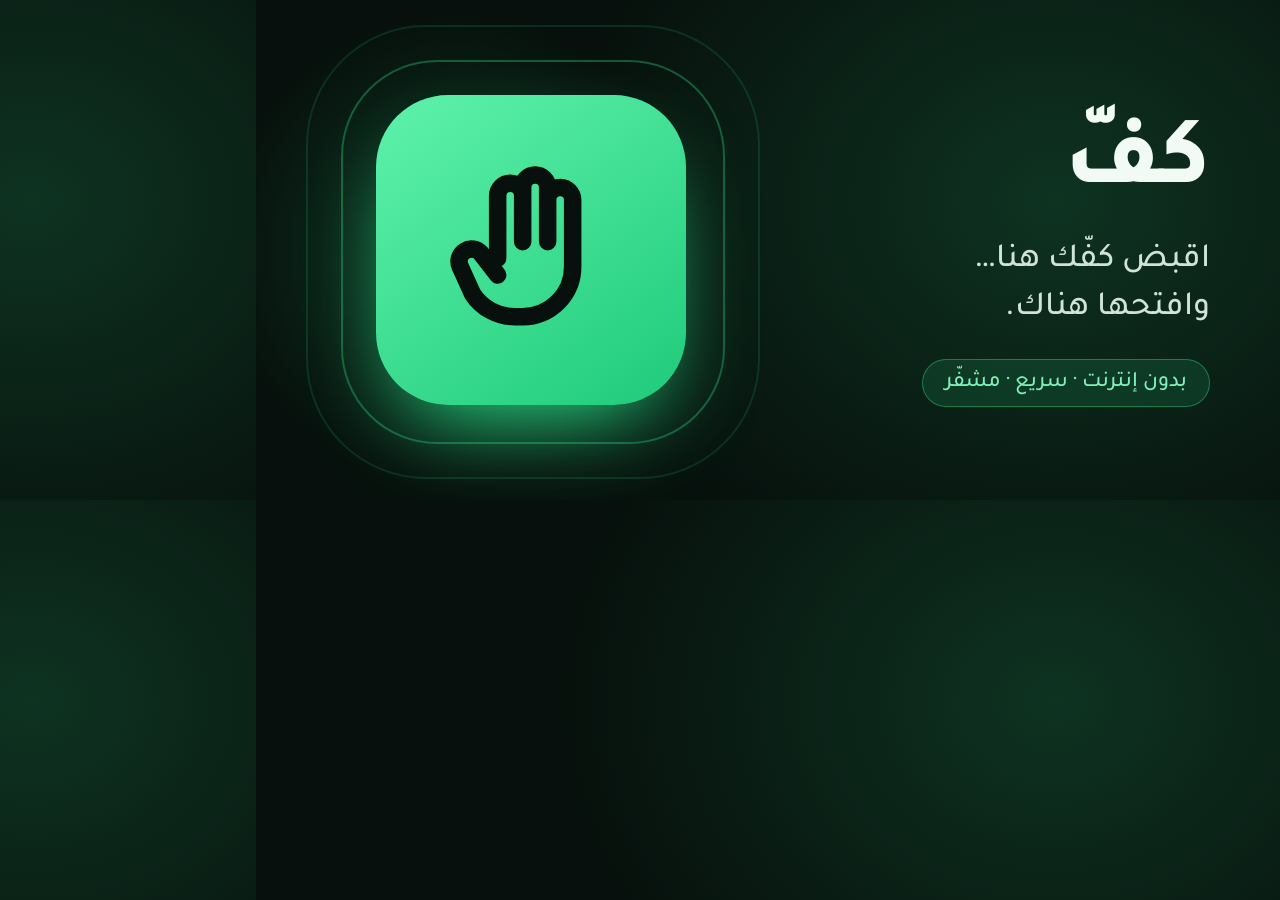
<file: fastlane/metadata/android/graphics-src/feature.html>
<!doctype html><html dir="rtl"><meta charset="utf-8"><style>
@font-face{font-family:T;src:url(../../../../app/src/main/res/font/tajawal_extrabold.ttf);font-weight:800}
@font-face{font-family:T;src:url(../../../../app/src/main/res/font/tajawal_medium.ttf);font-weight:500}
html,body{margin:0;width:1024px;height:500px;overflow:hidden}
body{background:radial-gradient(70% 120% at 78% 40%,#0E3321 0%,#07100C 70%);font-family:T;color:#F2FAF5;position:relative}
.glow{position:absolute;width:520px;height:520px;border-radius:50%;left:-60px;top:-10px;background:radial-gradient(circle,#2BE38B33,transparent 65%)}
.hand{position:absolute;left:120px;top:95px;width:310px;height:310px;border-radius:72px;background:linear-gradient(145deg,#5ff2ab,#1fcb7b);display:grid;place-items:center;box-shadow:0 40px 90px -30px #2BE38B}
.hand svg{width:200px;height:200px}
.ring{position:absolute;left:85px;top:60px;width:380px;height:380px;border-radius:96px;border:2px solid #2BE38B55}
.ring.b{left:50px;top:25px;width:450px;height:450px;border-radius:120px;border-color:#2BE38B22}
.t{position:absolute;right:70px;top:120px;width:440px}
h1{font-size:96px;margin:0;line-height:1;font-weight:800}
p{font-size:34px;margin:22px 0 0;font-weight:500;color:#CFE3D8;line-height:1.4}
.pill{display:inline-block;margin-top:26px;padding:10px 22px;border-radius:999px;background:#2BE38B1f;border:1px solid #2BE38B66;color:#7FF0B8;font-size:22px;font-weight:500}
</style><body><div class="glow"></div><div class="ring b"></div><div class="ring"></div>
<div class="hand"><svg viewBox="0 0 24 24" fill="none" stroke="#07100C" stroke-width="2.1" stroke-linecap="round" stroke-linejoin="round"><path d="M8 13V5.5a1.5 1.5 0 0 1 3 0V11M11 10V4.5a1.5 1.5 0 0 1 3 0V11M14 10V6a1.5 1.5 0 0 1 3 0v8a6 6 0 0 1-6 6h-1a6 6 0 0 1-5-2.7L3.5 14a1.5 1.5 0 0 1 2.5-1.6L8 15"/></svg></div>
<div class="t"><h1>كفّ</h1><p>اقبض كفّك هنا…<br>وافتحها هناك.</p><span class="pill">بدون إنترنت · سريع · مشفّر</span></div></body></html>
</file>
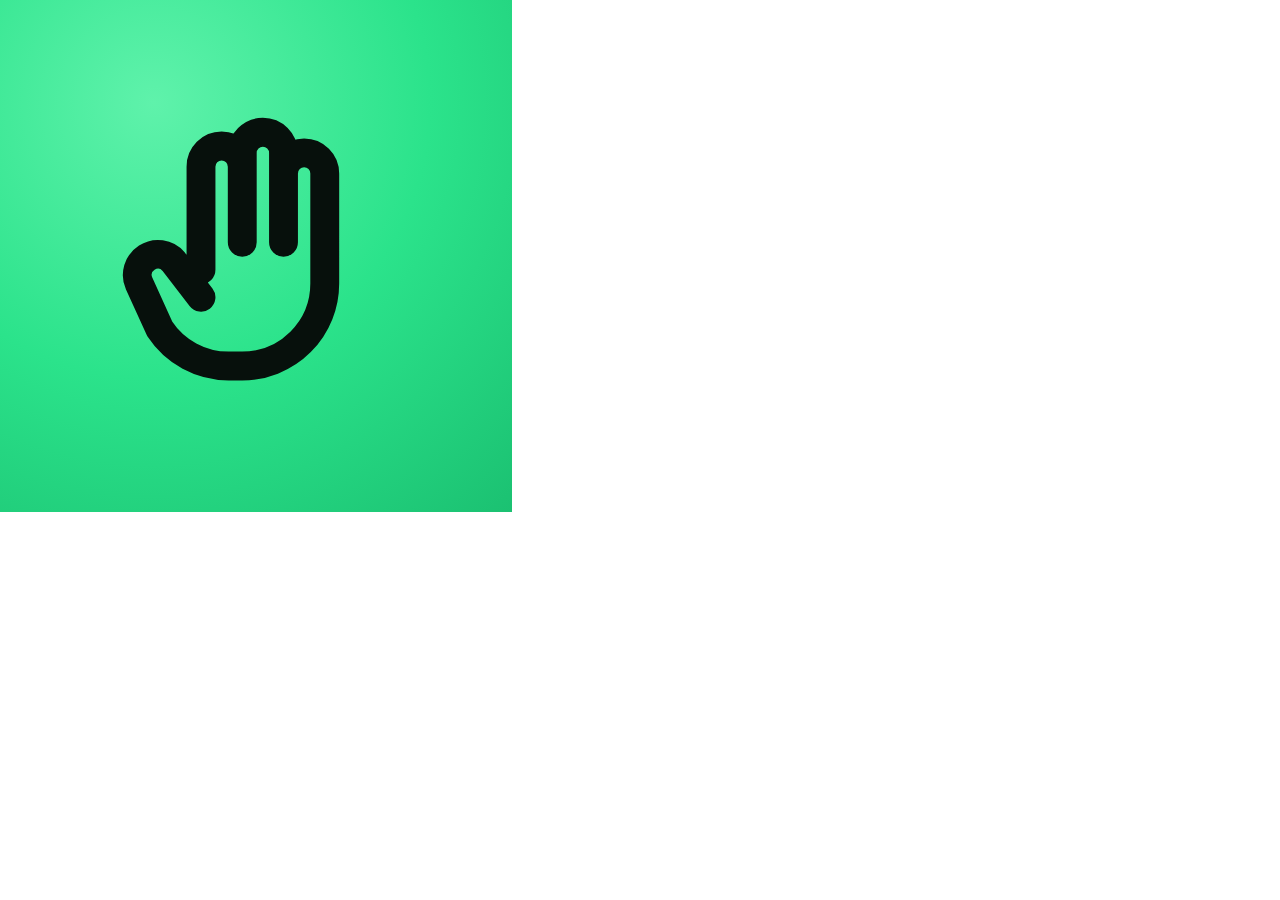
<file: fastlane/metadata/android/graphics-src/icon.html>
<!doctype html><meta charset="utf-8"><style>html,body{margin:0;width:512px;height:512px;background:transparent}
.i{width:512px;height:512px;background:radial-gradient(120% 120% at 30% 20%,#5ff2ab 0%,#2BE38B 45%,#17b86b 100%);display:grid;place-items:center}
svg{width:330px;height:330px}</style>
<div class="i"><svg viewBox="0 0 24 24" fill="none" stroke="#07100C" stroke-width="2.1" stroke-linecap="round" stroke-linejoin="round"><path d="M8 13V5.5a1.5 1.5 0 0 1 3 0V11M11 10V4.5a1.5 1.5 0 0 1 3 0V11M14 10V6a1.5 1.5 0 0 1 3 0v8a6 6 0 0 1-6 6h-1a6 6 0 0 1-5-2.7L3.5 14a1.5 1.5 0 0 1 2.5-1.6L8 15"/></svg></div>
</file>
<file: website/assets/site.css>
/* Kaff website. Dark-first, the app's own tokens; light variant follows the system or the toggle. */
:root {
  --bg: #07100C; --deep: #040906; --glow: #0E3321; --surface: #101B16; --surface2: #16251E;
  --border: rgba(255,255,255,.08); --primary: #2BE38B; --on-primary: #07100C; --soft: #7FF0B8;
  --text: #F2FAF5; --muted: #9DB8AA; --subtle: #CFE3D8;
  --radius: 28px; --max: 1180px;
  color-scheme: dark;
}
@media (prefers-color-scheme: light) {
  :root:not([data-theme="dark"]) {
    --bg: #F6FBF8; --deep: #EAF5EF; --glow: #D5F7E6; --surface: #FFFFFF; --surface2: #EDF6F1;
    --border: rgba(0,0,0,.08); --primary: #1FCB7B; --soft: #0B7A48; --text: #07100C; --muted: #4E6A5C; --subtle: #29453A;
    color-scheme: light;
  }
}
:root[data-theme="light"] {
  --bg: #F6FBF8; --deep: #EAF5EF; --glow: #D5F7E6; --surface: #FFFFFF; --surface2: #EDF6F1;
  --border: rgba(0,0,0,.08); --primary: #1FCB7B; --soft: #0B7A48; --text: #07100C; --muted: #4E6A5C; --subtle: #29453A;
  color-scheme: light;
}

* { box-sizing: border-box; }
html { scroll-behavior: smooth; }
body {
  margin: 0; background: var(--bg); color: var(--text); overflow-x: hidden;
  font: 18px/1.75 Tajawal, system-ui, -apple-system, "Segoe UI", sans-serif; -webkit-font-smoothing: antialiased;
}
a { color: inherit; }
img, svg { display: block; }
.wrap { max-width: var(--max); margin: 0 auto; padding: 0 16px; }
@media (min-width: 720px) { .wrap { padding: 0 28px; } }

/* Language: every bilingual element carries lang; the hidden one is removed from layout. */
html[data-lang="ar"] [lang="en"], html[data-lang="en"] [lang="ar"] { display: none !important; }

/* ---------- Nav ---------- */
.nav {
  position: sticky; top: 0; z-index: 50; backdrop-filter: blur(18px) saturate(1.4);
  background: color-mix(in srgb, var(--bg) 72%, transparent); border-bottom: 1px solid transparent; transition: border-color .3s;
}
.nav.scrolled { border-bottom-color: var(--border); }
.nav .wrap { display: flex; align-items: center; gap: 14px; height: 72px; }
.brand { display: flex; align-items: center; gap: 10px; text-decoration: none; font-weight: 800; font-size: 22px; }
.brand img { width: 38px; height: 38px; border-radius: 11px; }
.links { display: none; gap: 26px; margin-inline-start: 28px; }
.links a { text-decoration: none; color: var(--muted); font-weight: 500; font-size: 16px; transition: color .2s; }
.links a:hover { color: var(--text); }
@media (min-width: 900px) { .links { display: flex; } }
.spacer { flex: 1; }
.chip {
  border: 1px solid var(--border); background: var(--surface); color: var(--text); border-radius: 999px;
  height: 40px; min-width: 40px; padding: 0 14px; font: 500 15px Tajawal, system-ui, sans-serif; cursor: pointer;
  display: inline-grid; place-items: center;
}
.chip svg { width: 18px; height: 18px; }

/* ---------- Buttons ---------- */
.btn {
  display: inline-flex; align-items: center; gap: 12px; text-decoration: none; border-radius: 18px;
  padding: 14px 22px; font-weight: 800; font-size: 17px; transition: transform .18s ease, box-shadow .25s ease, background .2s;
  border: 1px solid transparent; cursor: pointer; font-family: inherit;
}
.btn:active { transform: scale(.97); }
.btn svg { width: 26px; height: 26px; flex: none; }
.btn small { display: block; font-weight: 500; font-size: 12.5px; opacity: .75; line-height: 1.2; }
.btn b { display: block; line-height: 1.25; }
.btn.primary { background: var(--primary); color: var(--on-primary); box-shadow: 0 18px 50px -18px var(--primary); }
.btn.primary:hover { transform: translateY(-2px); box-shadow: 0 24px 60px -16px var(--primary); }
.btn.ghost { background: var(--surface); color: var(--text); border-color: var(--border); }
.btn.ghost:hover { border-color: color-mix(in srgb, var(--primary) 50%, transparent); transform: translateY(-2px); }
.btn[aria-disabled="true"] { opacity: .78; }
.soon { font-size: 11px; font-weight: 800; padding: 3px 9px; border-radius: 999px; background: color-mix(in srgb, var(--primary) 18%, transparent); color: var(--soft); margin-inline-start: 4px; }

/* ---------- Hero ---------- */
.hero { position: relative; padding: 56px 0 80px; overflow: hidden; }
.hero::before {
  content: ""; position: absolute; inset: -20% -10% auto; height: 900px; pointer-events: none;
  background: radial-gradient(600px 420px at 70% 30%, color-mix(in srgb, var(--primary) 22%, transparent), transparent 70%),
              radial-gradient(700px 500px at 20% 10%, var(--glow), transparent 70%);
}
.hero .wrap { position: relative; display: grid; gap: 48px; align-items: center; }
@media (min-width: 980px) { .hero .wrap { grid-template-columns: 1.05fr 1fr; } .hero { padding: 90px 0 120px; } }
.eyebrow {
  display: inline-flex; align-items: center; gap: 8px; padding: 7px 14px; border-radius: 999px; font-size: 14.5px; font-weight: 500;
  background: color-mix(in srgb, var(--primary) 12%, transparent); border: 1px solid color-mix(in srgb, var(--primary) 32%, transparent); color: var(--soft);
}
.eyebrow i { width: 8px; height: 8px; border-radius: 50%; background: var(--primary); box-shadow: 0 0 12px var(--primary); }
h1.title { font-size: clamp(44px, 8.4vw, 84px); line-height: 1.08; margin: 22px 0 18px; font-weight: 800; letter-spacing: -.5px; }
h1.title em { font-style: normal; background: linear-gradient(120deg, var(--primary), var(--soft)); -webkit-background-clip: text; background-clip: text; color: transparent; }
.lede { font-size: clamp(18px, 2.4vw, 22px); color: var(--subtle); max-width: 560px; margin: 0 0 32px; }
.cta { display: flex; flex-wrap: wrap; gap: 12px; }
.trust { display: flex; flex-wrap: wrap; gap: 18px; margin-top: 30px; color: var(--muted); font-size: 15px; }
.trust span { display: inline-flex; align-items: center; gap: 7px; }
.trust svg { width: 18px; height: 18px; color: var(--primary); }

/* Hero stage: two phones, a file flying between them */
.stage { position: relative; height: 520px; display: flex; align-items: center; justify-content: center; gap: 18px; }
@media (max-width: 520px) { .stage { height: 430px; transform: scale(.84); margin: -30px -20px; } }
.phone {
  position: relative; width: 210px; height: 430px; border-radius: 40px; padding: 12px;
  background: linear-gradient(160deg, #1d2d25, #0b130f); box-shadow: 0 50px 90px -40px #000, inset 0 0 0 1px rgba(255,255,255,.07);
}
.phone .screen { width: 100%; height: 100%; border-radius: 30px; overflow: hidden; position: relative; background: radial-gradient(120% 70% at 50% 25%, #0E3321, #07100C 75%); }
.phone.a { transform: rotate(-6deg) translateY(10px); }
.phone.b { transform: rotate(6deg) translateY(-10px); }
.notch { position: absolute; top: 10px; left: 50%; translate: -50% 0; width: 70px; height: 20px; border-radius: 12px; background: #050906; z-index: 2; }
.scr-title { position: absolute; top: 46px; inset-inline: 0; text-align: center; font-weight: 800; font-size: 15px; color: #F2FAF5; }
.scr-sub { position: absolute; top: 70px; inset-inline: 0; text-align: center; font-size: 11.5px; color: #9DB8AA; }
.hand-badge {
  position: absolute; top: 125px; left: 50%; translate: -50% 0; width: 104px; height: 104px; border-radius: 30px;
  background: linear-gradient(145deg, #5ff2ab, #1fcb7b); display: grid; place-items: center; box-shadow: 0 20px 50px -14px #2BE38B;
}
.hand-badge svg { width: 62px; height: 62px; }
.phone.a .hand-badge { animation: grip 4.8s ease-in-out infinite; }
.phone.b .hand-badge { animation: open 4.8s ease-in-out infinite; }
.mini-bar { position: absolute; bottom: 64px; inset-inline: 22px; height: 6px; border-radius: 9px; background: rgba(255,255,255,.08); overflow: hidden; }
.mini-bar i { display: block; height: 100%; width: 0; background: linear-gradient(90deg, #2BE38B, #7FF0B8); border-radius: 9px; animation: fill 4.8s ease-in-out infinite; }
.phone.b .mini-bar i { animation-delay: .4s; }
.mini-cap { position: absolute; bottom: 32px; inset-inline: 0; text-align: center; font-size: 11.5px; color: #7FF0B8; font-weight: 500; }
.files { position: absolute; bottom: 92px; inset-inline: 22px; display: grid; grid-template-columns: repeat(3, 1fr); gap: 6px; }
.files b { aspect-ratio: 1; border-radius: 10px; background: linear-gradient(140deg, #16251E, #0E3321); border: 1px solid rgba(43,227,139,.25); }
.files b:nth-child(1) { background: linear-gradient(140deg, #2a5a46, #123b2a); }
.files b:nth-child(2) { background: linear-gradient(140deg, #3c4f2a, #1d2b14); }
.files b:nth-child(3) { background: linear-gradient(140deg, #284a5a, #12303b); }
.flyer {
  position: absolute; width: 64px; height: 64px; border-radius: 16px; z-index: 5; top: 44%;
  background: linear-gradient(140deg, #5ff2ab, #1fcb7b); box-shadow: 0 18px 40px -10px #2BE38B; display: grid; place-items: center;
  animation: fly 4.8s cubic-bezier(.6,0,.3,1) infinite;
}
.flyer svg { width: 30px; height: 30px; }
.ring { position: absolute; width: 380px; height: 380px; border-radius: 50%; border: 1px solid color-mix(in srgb, var(--primary) 30%, transparent); animation: pulse 4.8s ease-out infinite; }
@keyframes grip { 0%, 18% { transform: scale(1); } 28%, 40% { transform: scale(.82) rotate(-4deg); } 50%, 100% { transform: scale(1); } }
@keyframes open { 0%, 55% { transform: scale(1); } 64%, 76% { transform: scale(1.12) rotate(4deg); } 86%, 100% { transform: scale(1); } }
@keyframes fill { 0%, 40% { width: 0; } 80%, 100% { width: 100%; } }
@keyframes pulse { 0%, 45% { transform: scale(.6); opacity: 0; } 60% { opacity: .9; } 100% { transform: scale(1.25); opacity: 0; } }
@keyframes fly {
  0%, 30% { inset-inline-start: calc(50% + 90px); opacity: 0; transform: scale(.4) rotate(0); }
  38% { opacity: 1; transform: scale(1) rotate(-8deg); }
  62% { inset-inline-start: calc(50% - 150px); opacity: 1; transform: scale(1) rotate(8deg); }
  72%, 100% { inset-inline-start: calc(50% - 150px); opacity: 0; transform: scale(.4); }
}

/* ---------- Sections ---------- */
section { padding: 90px 0; position: relative; }
.kicker { color: var(--soft); font-weight: 800; font-size: 15px; letter-spacing: .3px; }
h2 { font-size: clamp(32px, 5vw, 52px); line-height: 1.15; margin: 10px 0 14px; font-weight: 800; }
.sub { color: var(--muted); font-size: 19px; max-width: 640px; margin: 0; }
.head { margin-bottom: 44px; }
.center { text-align: center; }
.center .sub { margin-inline: auto; }

.steps { display: grid; gap: 18px; }
@media (min-width: 860px) { .steps { grid-template-columns: repeat(3, 1fr); } }
.step { padding: 28px; border-radius: var(--radius); background: var(--surface); border: 1px solid var(--border); position: relative; overflow: hidden; }
.step .n { width: 42px; height: 42px; border-radius: 14px; display: grid; place-items: center; background: var(--primary); color: var(--on-primary); font-weight: 800; font-size: 20px; }
.step h3 { font-size: 23px; margin: 18px 0 6px; }
.step p { color: var(--muted); margin: 0; font-size: 16.5px; }
.step .big { position: absolute; inset-inline-end: -10px; bottom: -26px; width: 140px; height: 140px; opacity: .08; color: var(--primary); }

.bento { display: grid; gap: 18px; }
@media (min-width: 900px) { .bento { grid-template-columns: repeat(6, 1fr); } .span3 { grid-column: span 3; } .span2 { grid-column: span 2; } .span4 { grid-column: span 4; } }
.card {
  padding: 30px; border-radius: var(--radius); background: var(--surface); border: 1px solid var(--border);
  position: relative; overflow: hidden; transition: transform .3s ease, border-color .3s ease;
}
.card:hover { transform: translateY(-4px); border-color: color-mix(in srgb, var(--primary) 35%, transparent); }
.card .ic { width: 52px; height: 52px; border-radius: 16px; display: grid; place-items: center; background: color-mix(in srgb, var(--primary) 14%, transparent); color: var(--primary); }
.card .ic svg { width: 26px; height: 26px; }
.card h3 { font-size: 24px; margin: 18px 0 6px; }
.card p { color: var(--muted); margin: 0; font-size: 16.5px; }
.card.feature { background: linear-gradient(150deg, color-mix(in srgb, var(--primary) 14%, var(--surface)), var(--surface) 60%); }
.stat { display: flex; align-items: baseline; gap: 8px; margin-top: 18px; }
.stat b { font-size: 46px; font-weight: 800; color: var(--soft); line-height: 1; }
.stat span { color: var(--muted); }

/* Desktop showcase: a laptop with the browser page */
.showcase { display: grid; gap: 40px; align-items: center; }
@media (min-width: 980px) { .showcase { grid-template-columns: 1fr 1.15fr; } }
.ticks { list-style: none; padding: 0; margin: 26px 0 0; display: grid; gap: 14px; }
.ticks li { display: flex; gap: 12px; align-items: flex-start; font-size: 17px; }
.ticks li svg { width: 24px; height: 24px; flex: none; color: var(--primary); margin-top: 2px; }
.laptop { position: relative; }
.laptop .lid { border-radius: 18px 18px 6px 6px; padding: 12px; background: linear-gradient(160deg, #1d2d25, #0b130f); box-shadow: 0 50px 100px -50px #000; }
.laptop .base { height: 16px; margin: 0 -26px; border-radius: 0 0 22px 22px; background: linear-gradient(#24352c, #0f1914); }
.browser { border-radius: 10px; overflow: hidden; background: #07100C; aspect-ratio: 16 / 10; display: flex; flex-direction: column; }
.bar { height: 30px; display: flex; align-items: center; gap: 6px; padding: 0 12px; background: #101B16; }
.bar i { width: 9px; height: 9px; border-radius: 50%; background: #2a3a32; }
.bar span { margin-inline-start: 12px; flex: 1; height: 16px; border-radius: 8px; background: #16251E; font-size: 10px; color: #7FF0B8; display: flex; align-items: center; padding: 0 10px; direction: ltr; }
.page { flex: 1; display: grid; grid-template-columns: 1.3fr 1fr; gap: 10px; padding: 14px; direction: rtl; }
.pane { border-radius: 10px; background: #101B16; border: 1px solid rgba(255,255,255,.06); padding: 10px; display: flex; flex-direction: column; gap: 8px; }
.pane h4 { margin: 0; font-size: 12px; color: #F2FAF5; }
.grid3 { display: grid; grid-template-columns: repeat(3, 1fr); gap: 6px; }
.grid3 b { aspect-ratio: 1; border-radius: 8px; background: linear-gradient(140deg, #1f3c30, #0e2219); position: relative; }
.grid3 b::after { content: ""; position: absolute; inset: auto 6px 6px auto; width: 12px; height: 12px; border-radius: 4px; background: rgba(0,0,0,.5); }
.grid3 b:nth-child(2) { background: linear-gradient(140deg, #3d3a24, #1c1a0e); }
.grid3 b:nth-child(4) { background: linear-gradient(140deg, #23394a, #0e1c27); }
.drop { flex: 1; border: 1.5px dashed rgba(43,227,139,.45); border-radius: 10px; display: grid; place-items: center; color: #7FF0B8; font-size: 11px; text-align: center; padding: 8px; }
.upl { border-radius: 8px; background: #16251E; padding: 7px 9px; font-size: 9.5px; color: #CFE3D8; }
.upl i { display: block; height: 4px; border-radius: 4px; margin-top: 5px; background: rgba(255,255,255,.08); overflow: hidden; }
.upl i::after { content: ""; display: block; height: 100%; width: 64%; background: #2BE38B; animation: grow 3.5s ease-in-out infinite; }
@keyframes grow { from { width: 10%; } to { width: 96%; } }

/* Privacy band */
.band { border-radius: 36px; padding: 52px 30px; background: radial-gradient(500px 300px at 85% 0%, color-mix(in srgb, var(--primary) 18%, transparent), transparent 70%), var(--surface); border: 1px solid var(--border); }
.band .row { display: grid; gap: 18px; margin-top: 32px; }
@media (min-width: 860px) { .band { padding: 64px; } .band .row { grid-template-columns: repeat(4, 1fr); } }
.pill-card { padding: 20px; border-radius: 22px; background: var(--surface2); }
.pill-card b { display: block; font-size: 19px; margin-bottom: 4px; }
.pill-card span { color: var(--muted); font-size: 15.5px; }

/* Download */
.download { text-align: center; }
.dl { display: grid; gap: 18px; margin-top: 40px; text-align: start; }
@media (min-width: 860px) { .dl { grid-template-columns: 1fr 1fr; } }
.dl .card { padding: 34px; display: flex; flex-direction: column; gap: 14px; }
.dl .card h3 { margin: 6px 0 0; font-size: 28px; }
.dl .card .btn { align-self: flex-start; margin-top: 8px; }
.req { color: var(--muted); font-size: 14.5px; }

/* FAQ */
.faq { max-width: 820px; margin: 0 auto; display: grid; gap: 12px; }
details { border-radius: 20px; background: var(--surface); border: 1px solid var(--border); padding: 0 24px; transition: border-color .2s; }
details[open] { border-color: color-mix(in srgb, var(--primary) 35%, transparent); }
summary { cursor: pointer; list-style: none; padding: 20px 0; font-weight: 800; font-size: 18.5px; display: flex; align-items: center; gap: 12px; }
summary::-webkit-details-marker { display: none; }
summary::after { content: "+"; margin-inline-start: auto; font-size: 26px; color: var(--primary); transition: transform .25s; }
details[open] summary::after { transform: rotate(45deg); }
details p { margin: 0 0 20px; color: var(--muted); }

footer { padding: 48px 0 60px; border-top: 1px solid var(--border); color: var(--muted); font-size: 15px; }
footer .wrap { display: flex; flex-wrap: wrap; gap: 18px; align-items: center; }
footer a { text-decoration: none; }
footer a:hover { color: var(--text); }

/* Reveal on scroll */
.reveal { opacity: 0; transform: translateY(26px); transition: opacity .8s ease, transform .8s cubic-bezier(.2,.8,.2,1); }
.reveal.in { opacity: 1; transform: none; }
@media (prefers-reduced-motion: reduce) {
  *, ::before, ::after { animation: none !important; transition: none !important; }
  .reveal { opacity: 1; transform: none; }
}
</file>
